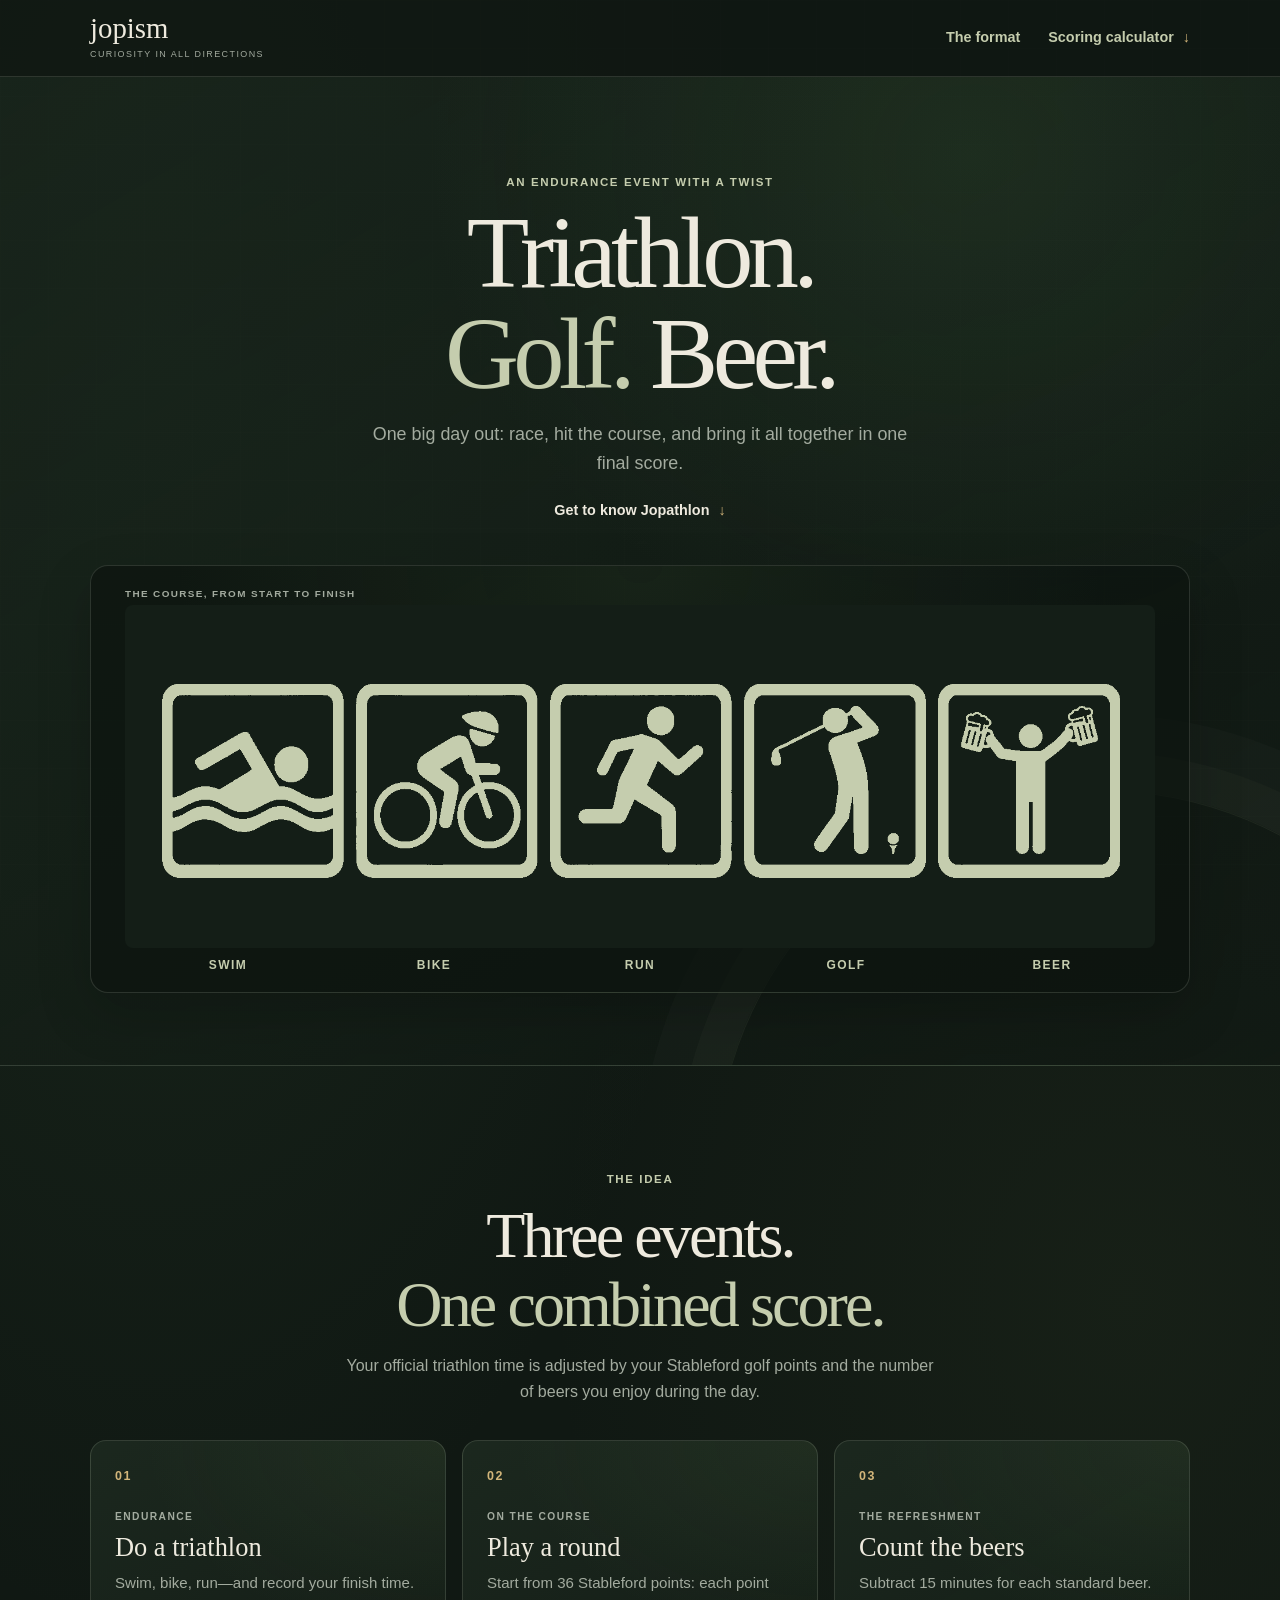
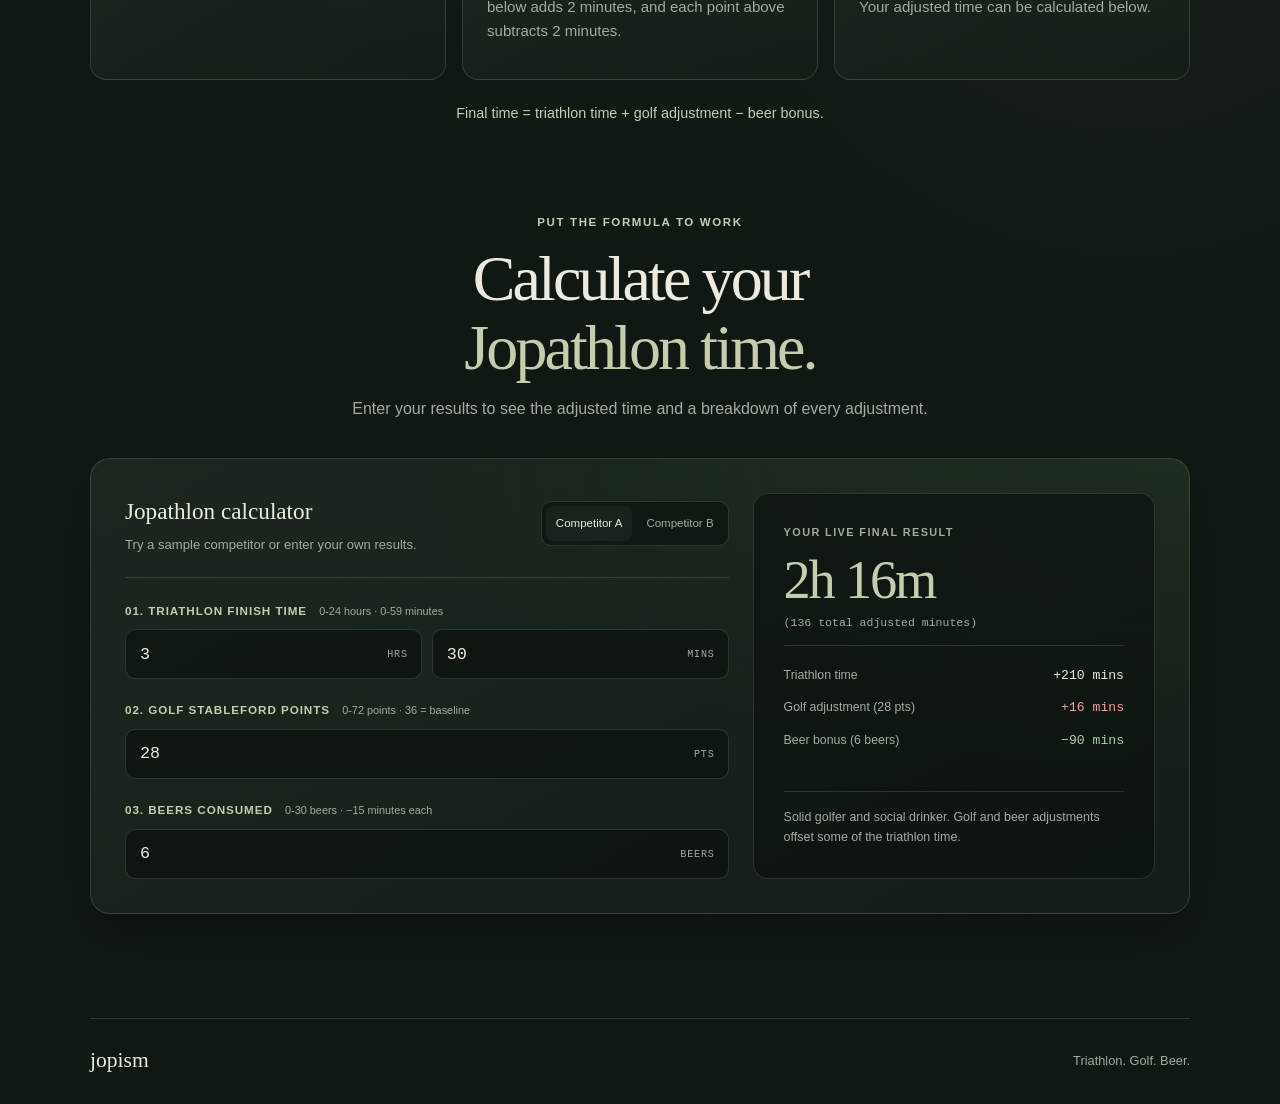
<file: index.html>
<!DOCTYPE html>
<html lang="en">
  <head>
    <meta charset="UTF-8" />
    <meta name="viewport" content="width=device-width, initial-scale=1.0" />
    <meta
      name="description"
      content="Jopathlon brings a triathlon, a round of golf, and beer together in one playful day of scoring."
    />
    <meta name="theme-color" content="#101813" />
    <link rel="canonical" href="https://jopathlon.jopism.com/" />
    <link rel="icon" href="triathlon.svg" type="image/svg+xml" />
    <link rel="stylesheet" href="styles.css" />
    <title>Jopathlon — Triathlon. Golf. Beer.</title>
  </head>
  <body>
    <a class="skip-link" href="#format">Skip to the format</a>

    <header class="site-header">
      <div class="header-inner">
        <a class="brand" href="https://jopism.com/" aria-label="Jopism home">
          <span class="brand-name">jopism</span>
          <span class="brand-byline">Curiosity in all directions</span>
        </a>
        <nav class="header-nav" aria-label="Page navigation">
          <a class="header-link" href="#format">The format</a>
          <a class="header-link" href="#calculator">Scoring calculator <span aria-hidden="true">↓</span></a>
        </nav>
      </div>
    </header>

    <main>
      <section class="hero" aria-labelledby="page-title">
        <div class="hero-inner">
          <div class="hero-copy">
            <p class="eyebrow">An endurance event with a twist</p>
            <h1 id="page-title">Triathlon.<br /><span>Golf.</span> Beer.</h1>
            <p class="hero-description">
              One big day out: race, hit the course, and bring it all together
              in one final score.
            </p>
            <a class="hero-link" href="#format">Get to know Jopathlon <span aria-hidden="true">↓</span></a>
          </div>

          <div class="activity-card">
            <p class="activity-card__eyebrow">The course, from start to finish</p>
            <img
              class="activity-illustration"
              src="activity-course-dark.png"
              alt="Five teal-framed pictograms show swimming, cycling, running, golf, and two people clinking beer mugs."
              width="1776"
              height="592"
            />
            <ol class="activity-labels" aria-hidden="true">
              <li>Swim</li>
              <li>Bike</li>
              <li>Run</li>
              <li>Golf</li>
              <li>Beer</li>
            </ol>
          </div>
        </div>
      </section>

      <section id="format" class="format-section" aria-labelledby="format-title">
        <div class="section-inner">
          <div class="section-heading">
            <p class="eyebrow">The idea</p>
            <h2 id="format-title">Three events.<br /><span>One combined score.</span></h2>
            <p>
              Your official triathlon time is adjusted by your Stableford golf
              points and the number of beers you enjoy during the day.
            </p>
          </div>

          <ol class="format-grid">
            <li class="format-card">
              <span class="format-card__number" aria-hidden="true">01</span>
              <p class="format-card__label">Endurance</p>
              <h3>Do a triathlon</h3>
              <p>Swim, bike, run—and record your finish time.</p>
            </li>
            <li class="format-card">
              <span class="format-card__number" aria-hidden="true">02</span>
              <p class="format-card__label">On the course</p>
              <h3>Play a round</h3>
              <p>Start from 36 Stableford points: each point below adds 2 minutes, and each point above subtracts 2 minutes.</p>
            </li>
            <li class="format-card">
              <span class="format-card__number" aria-hidden="true">03</span>
              <p class="format-card__label">The refreshment</p>
              <h3>Count the beers</h3>
              <p>Subtract 15 minutes for each standard beer. Your adjusted time can be calculated below.</p>
            </li>
          </ol>
          <p class="format-note">Final time = triathlon time + golf adjustment − beer bonus.</p>
        </div>
      </section>

      <section id="calculator" class="calculator-section" aria-labelledby="calculator-title">
        <div class="section-inner">
          <div class="section-heading">
            <p class="eyebrow">Put the formula to work</p>
            <h2 id="calculator-title">Calculate your<br /><span>Jopathlon time.</span></h2>
            <p>Enter your results to see the adjusted time and a breakdown of every adjustment.</p>
          </div>

          <div class="calculator">
            <form class="calculator-form" id="scoreForm">
              <div class="calculator-form__heading">
                <div>
                  <h3>Jopathlon calculator</h3>
                  <p>Try a sample competitor or enter your own results.</p>
                </div>
                <div class="preset-buttons" aria-label="Sample competitors">
                  <button class="preset-button" type="button" data-preset="A" aria-pressed="true">Competitor A</button>
                  <button class="preset-button" type="button" data-preset="B" aria-pressed="false">Competitor B</button>
                </div>
              </div>

              <div class="calculator-fields">
                <fieldset class="calculator-field">
                  <legend>01. Triathlon finish time <span class="field-hint">0-24 hours · 0-59 minutes</span></legend>
                  <div class="time-fields">
                    <label class="number-field">
                      <span class="visually-hidden">Triathlon hours</span>
                      <input id="triHours" name="triHours" type="number" min="0" max="24" step="1" value="3" required inputmode="numeric" />
                      <span aria-hidden="true">HRS</span>
                    </label>
                    <label class="number-field">
                      <span class="visually-hidden">Triathlon minutes</span>
                      <input id="triMins" name="triMins" type="number" min="0" max="59" step="1" value="30" required inputmode="numeric" />
                      <span aria-hidden="true">MINS</span>
                    </label>
                  </div>
                </fieldset>

                <label class="calculator-field" for="golfPoints">
                  <span>02. Golf Stableford points <span class="field-hint">0-72 points · 36 = baseline</span></span>
                  <span class="number-field">
                    <input id="golfPoints" name="golfPoints" type="number" min="0" max="72" step="1" value="28" required inputmode="numeric" />
                    <span aria-hidden="true">PTS</span>
                  </span>
                </label>

                <label class="calculator-field" for="beerCount">
                  <span>03. Beers consumed <span class="field-hint">0-30 beers · −15 minutes each</span></span>
                  <span class="number-field">
                    <input id="beerCount" name="beerCount" type="number" min="0" max="30" step="1" value="6" required inputmode="numeric" />
                    <span aria-hidden="true">BEERS</span>
                  </span>
                </label>
              </div>
              <p class="calculator-error" id="scoreError" role="alert" hidden>Use whole numbers within the limits shown.</p>
            </form>

            <section class="score-result" aria-labelledby="result-title">
              <div>
                <p class="score-result__eyebrow" id="result-title">Your live final result</p>
                <output class="score-result__time" id="finalTimeDisplay" for="triHours triMins golfPoints beerCount" aria-live="polite">2h 16m</output>
                <p class="score-result__total" id="totalMinutesDisplay">(136 total adjusted minutes)</p>

                <dl class="score-breakdown">
                  <div>
                    <dt>Triathlon time</dt>
                    <dd id="triBaseBreakdown">+210 mins</dd>
                  </div>
                  <div>
                    <dt id="golfLabel">Golf adjustment (28 pts)</dt>
                    <dd id="golfBreakdown" class="is-penalty">+16 mins</dd>
                  </div>
                  <div>
                    <dt id="beerLabel">Beer bonus (6 beers)</dt>
                    <dd id="beerBreakdown" class="is-bonus">−90 mins</dd>
                  </div>
                </dl>
              </div>
              <p class="competitor-note" id="profileDescription">Solid golfer and social drinker. Golf and beer adjustments offset some of the triathlon time.</p>
            </section>
          </div>
        </div>
      </section>
    </main>

    <footer class="site-footer">
      <a class="footer-brand" href="https://jopism.com/">jopism</a>
      <span>Triathlon. Golf. Beer.</span>
    </footer>
    <script src="scoring.js" defer></script>
  </body>
  </html>
</file>
<file: styles.css>
:root {
  color-scheme: dark;
  font-family: Arial, Helvetica, sans-serif;
  font-synthesis: none;
  text-rendering: optimizeLegibility;
  -webkit-font-smoothing: antialiased;
  -moz-osx-font-smoothing: grayscale;
  --bg: #101813;
  --bg-soft: #151f18;
  --panel: #18231b;
  --text: #eeeade;
  --muted: #a3ab9f;
  --sage: #c5cdae;
  --accent: #d2b57a;
  --border: rgba(226, 231, 210, 0.14);
}

* {
  box-sizing: border-box;
}

html {
  min-width: 320px;
  scroll-behavior: smooth;
  scroll-padding-top: 90px;
}

body {
  isolation: isolate;
  margin: 0;
  background:
    radial-gradient(ellipse at 12% 14%, rgba(65, 103, 64, 0.18), transparent 38rem),
    radial-gradient(ellipse at 88% 48%, rgba(85, 100, 56, 0.1), transparent 36rem),
    var(--bg);
  color: var(--text);
  line-height: 1.6;
}

body::before {
  position: fixed;
  z-index: -1;
  inset: 0;
  background-image:
    linear-gradient(rgba(196, 205, 174, 0.025) 1px, transparent 1px),
    linear-gradient(90deg, rgba(196, 205, 174, 0.025) 1px, transparent 1px);
  background-size: 48px 48px;
  content: "";
  pointer-events: none;
}

a {
  color: inherit;
}

a:focus-visible {
  outline: 3px solid var(--accent);
  outline-offset: 4px;
}

.skip-link {
  position: fixed;
  z-index: 20;
  top: 12px;
  left: 12px;
  padding: 10px 14px;
  transform: translateY(-160%);
  border-radius: 8px;
  background: var(--accent);
  color: #172018;
  font-weight: 700;
}

.skip-link:focus {
  transform: translateY(0);
}

.site-header {
  position: relative;
  z-index: 2;
  border-bottom: 1px solid var(--border);
  background: rgba(16, 24, 19, 0.82);
}

.header-inner,
.hero-inner,
.section-inner,
.site-footer {
  width: min(1100px, calc(100% - 40px));
  margin: 0 auto;
}

.header-inner {
  display: flex;
  min-height: 76px;
  align-items: center;
  justify-content: space-between;
  gap: 20px;
}

.header-nav {
  display: flex;
  align-items: center;
  gap: clamp(14px, 3vw, 28px);
}

.brand {
  display: inline-flex;
  flex-direction: column;
  text-decoration: none;
}

.brand-name,
.footer-brand {
  font-family: Georgia, "Times New Roman", serif;
  font-size: 1.8rem;
  line-height: 1;
}

.brand-byline {
  margin-top: 4px;
  color: var(--muted);
  font-size: 0.56rem;
  letter-spacing: 0.16em;
  text-transform: uppercase;
}

.header-link {
  color: var(--sage);
  font-size: 0.9rem;
  font-weight: 700;
  text-decoration: none;
}

.header-link span,
.hero-link span {
  padding-left: 5px;
  color: var(--accent);
}

.hero {
  position: relative;
  overflow: hidden;
  padding: clamp(56px, 8vw, 96px) 0 72px;
  border-bottom: 1px solid var(--border);
  background:
    radial-gradient(ellipse at 76% 8%, rgba(71, 112, 68, 0.18), transparent 34rem),
    linear-gradient(150deg, rgba(25, 37, 28, 0.78), rgba(16, 24, 19, 0.55));
}

.hero::after {
  position: absolute;
  right: -16%;
  bottom: -50%;
  width: 48rem;
  aspect-ratio: 1;
  border: 1px solid rgba(196, 205, 174, 0.07);
  border-radius: 50%;
  box-shadow: 0 0 0 38px rgba(196, 205, 174, 0.025), 0 0 0 76px rgba(196, 205, 174, 0.02);
  content: "";
  pointer-events: none;
}

.hero-inner {
  position: relative;
  z-index: 1;
}

.hero-copy {
  max-width: 760px;
  margin: 0 auto 42px;
  text-align: center;
}

.eyebrow,
.activity-card__eyebrow,
.format-card__label {
  color: var(--sage);
  font-size: 0.72rem;
  font-weight: 700;
  letter-spacing: 0.14em;
  text-transform: uppercase;
}

.eyebrow {
  margin: 0 0 12px;
}

h1,
h2,
h3,
p {
  margin-top: 0;
}

h1,
h2,
.format-card h3 {
  font-family: Georgia, "Times New Roman", serif;
  font-weight: 400;
}

h1 {
  margin-bottom: 16px;
  font-size: clamp(3.1rem, 8vw, 6.5rem);
  letter-spacing: -0.055em;
  line-height: 0.98;
}

h1 span,
.section-heading h2 span {
  color: var(--sage);
}

.hero-description {
  max-width: 560px;
  margin: 0 auto;
  color: var(--muted);
  font-size: clamp(1rem, 2vw, 1.12rem);
}

.hero-link {
  display: inline-block;
  margin-top: 22px;
  color: var(--text);
  font-size: 0.9rem;
  font-weight: 700;
  text-decoration: none;
}

.hero-link:hover,
.header-link:hover,
.footer-brand:hover {
  color: var(--accent);
}

.activity-card {
  overflow: hidden;
  padding: 20px clamp(14px, 3vw, 34px) 17px;
  border: 1px solid var(--border);
  border-radius: 18px;
  background:
    radial-gradient(ellipse at 50% 0%, rgba(94, 126, 76, 0.12), transparent 60%),
    rgba(13, 20, 16, 0.68);
  box-shadow: 0 20px 54px rgba(0, 0, 0, 0.2);
}

.activity-card__eyebrow {
  margin: 0;
  color: var(--muted);
  font-size: 0.62rem;
}

.activity-illustration {
  display: block;
  width: 100%;
  height: auto;
  margin: 3px auto 0;
  border-radius: 8px;
  background: #fff;
}

.activity-labels {
  display: flex;
  justify-content: center;
  gap: 0;
  margin: 8px 0 0;
  padding: 0;
  color: var(--sage);
  font-size: 0.75rem;
  font-weight: 700;
  letter-spacing: 0.12em;
  list-style: none;
  text-align: center;
  text-transform: uppercase;
}

.activity-labels li {
  flex: 1;
}

.format-section {
  padding: clamp(64px, 9vw, 104px) 0 88px;
}

.section-heading {
  max-width: 670px;
  margin: 0 auto 36px;
  text-align: center;
}

.section-heading h2 {
  margin: 0 0 14px;
  font-size: clamp(2.4rem, 5.5vw, 4rem);
  letter-spacing: -0.045em;
  line-height: 1.08;
}

.section-heading > p:last-child {
  max-width: 590px;
  margin: 0 auto;
  color: var(--muted);
}

.format-grid {
  display: grid;
  grid-template-columns: repeat(3, minmax(0, 1fr));
  gap: 16px;
  margin: 0;
  padding: 0;
  list-style: none;
}

.format-card {
  position: relative;
  min-height: 240px;
  padding: 26px 24px;
  overflow: hidden;
  border: 1px solid var(--border);
  border-radius: 16px;
  background:
    radial-gradient(ellipse at 100% 0%, rgba(101, 132, 79, 0.11), transparent 60%),
    linear-gradient(150deg, rgba(28, 41, 31, 0.94), rgba(20, 30, 23, 0.92));
  transition: border-color 180ms ease, transform 180ms ease;
}

.format-card:hover {
  transform: translateY(-3px);
  border-color: rgba(210, 181, 122, 0.48);
}

.format-card__number {
  display: block;
  margin-bottom: 22px;
  color: var(--accent);
  font-size: 0.78rem;
  font-weight: 700;
  letter-spacing: 0.12em;
}

.format-card__label {
  margin-bottom: 6px;
  color: var(--muted);
  font-size: 0.64rem;
}

.format-card h3 {
  margin-bottom: 8px;
  font-size: 1.65rem;
  line-height: 1.2;
}

.format-card > p:last-child {
  margin-bottom: 0;
  color: var(--muted);
  font-size: 0.94rem;
}

.format-note {
  margin: 22px 0 0;
  color: var(--sage);
  font-size: 0.9rem;
  text-align: center;
}

.calculator-section {
  padding: 0 0 clamp(72px, 9vw, 104px);
}

.calculator {
  display: grid;
  grid-template-columns: minmax(0, 1.2fr) minmax(280px, 0.8fr);
  gap: 24px;
  padding: clamp(18px, 4vw, 34px);
  border: 1px solid var(--border);
  border-radius: 20px;
  background:
    radial-gradient(ellipse at 100% 0%, rgba(101, 132, 79, 0.1), transparent 50%),
    linear-gradient(150deg, rgba(28, 41, 31, 0.94), rgba(20, 30, 23, 0.92));
  box-shadow: 0 20px 54px rgba(0, 0, 0, 0.18);
}

.calculator-form__heading {
  display: flex;
  align-items: center;
  justify-content: space-between;
  gap: 20px;
  padding-bottom: 22px;
  border-bottom: 1px solid var(--border);
}

.calculator-form__heading h3 {
  margin: 0 0 4px;
  font-family: Georgia, "Times New Roman", serif;
  font-size: 1.45rem;
  font-weight: 400;
}

.calculator-form__heading p {
  margin: 0;
  color: var(--muted);
  font-size: 0.82rem;
}

.preset-buttons {
  display: flex;
  flex-shrink: 0;
  gap: 4px;
  padding: 4px;
  border: 1px solid var(--border);
  border-radius: 10px;
  background: rgba(13, 20, 16, 0.72);
}

.preset-button {
  padding: 8px 10px;
  border: 0;
  border-radius: 7px;
  background: transparent;
  color: var(--muted);
  font: inherit;
  font-size: 0.72rem;
  cursor: pointer;
}

.preset-button:hover,
.preset-button[aria-pressed="true"] {
  background: var(--panel);
  color: var(--text);
}

.preset-button:focus-visible,
.number-field input:focus-visible {
  outline: 3px solid var(--accent);
  outline-offset: 3px;
}

.calculator-fields {
  display: grid;
  gap: 22px;
  padding-top: 24px;
}

.calculator-field {
  display: grid;
  gap: 9px;
  min-width: 0;
  margin: 0;
  padding: 0;
  border: 0;
  color: var(--sage);
  font-size: 0.73rem;
  font-weight: 700;
  letter-spacing: 0.08em;
  text-transform: uppercase;
}

.calculator-field legend {
  margin-bottom: 9px;
  padding: 0;
}

.field-hint {
  margin-left: 8px;
  color: var(--muted);
  font-size: 0.68rem;
  font-weight: 400;
  letter-spacing: 0;
  text-transform: none;
}

.time-fields {
  display: grid;
  grid-template-columns: repeat(2, minmax(0, 1fr));
  gap: 10px;
}

.number-field {
  position: relative;
  display: block;
}

.number-field input {
  width: 100%;
  min-height: 50px;
  padding: 10px 68px 10px 14px;
  border: 1px solid var(--border);
  border-radius: 10px;
  background: rgba(13, 20, 16, 0.78);
  color: var(--text);
  font: 1.05rem/1.4 "Courier New", monospace;
  letter-spacing: normal;
}

.number-field input:focus {
  border-color: var(--accent);
}

.number-field > span:last-child {
  position: absolute;
  top: 50%;
  right: 14px;
  transform: translateY(-50%);
  color: var(--muted);
  font: 0.63rem "Courier New", monospace;
  letter-spacing: 0.08em;
  pointer-events: none;
}

.calculator-error {
  margin: 16px 0 0;
  color: #f0a29a;
  font-size: 0.82rem;
}

.score-result {
  display: flex;
  min-width: 0;
  flex-direction: column;
  justify-content: space-between;
  padding: clamp(20px, 3vw, 30px);
  border: 1px solid var(--border);
  border-radius: 15px;
  background: rgba(13, 20, 16, 0.74);
}

.score-result__eyebrow {
  margin: 0 0 4px;
  color: var(--muted);
  font-size: 0.68rem;
  font-weight: 700;
  letter-spacing: 0.13em;
  text-transform: uppercase;
}

.score-result__time {
  display: block;
  padding: 4px 0;
  color: var(--sage);
  font-family: Georgia, "Times New Roman", serif;
  font-size: clamp(2.5rem, 5vw, 3.4rem);
  letter-spacing: -0.04em;
  line-height: 1.15;
}

.score-result__total {
  margin: 0;
  padding-bottom: 16px;
  border-bottom: 1px solid var(--border);
  color: var(--muted);
  font: 0.72rem "Courier New", monospace;
}

.score-breakdown {
  display: grid;
  gap: 13px;
  margin: 20px 0 0;
}

.score-breakdown > div {
  display: flex;
  align-items: baseline;
  justify-content: space-between;
  gap: 14px;
}

.score-breakdown dt {
  color: var(--muted);
  font-size: 0.77rem;
}

.score-breakdown dd {
  margin: 0;
  color: var(--text);
  font: 0.82rem "Courier New", monospace;
  text-align: right;
  white-space: nowrap;
}

.score-breakdown dd.is-penalty {
  color: #f0a29a;
}

.score-breakdown dd.is-bonus {
  color: #a9d1a2;
}

.competitor-note {
  margin: 24px 0 0;
  padding-top: 16px;
  border-top: 1px solid var(--border);
  color: var(--muted);
  font-size: 0.78rem;
}

.visually-hidden {
  position: absolute;
  width: 1px;
  height: 1px;
  overflow: hidden;
  clip: rect(0, 0, 0, 0);
  white-space: nowrap;
  clip-path: inset(50%);
}

.site-footer {
  display: flex;
  min-height: 86px;
  align-items: center;
  justify-content: space-between;
  gap: 18px;
  border-top: 1px solid var(--border);
  color: var(--muted);
  font-size: 0.8rem;
}

.footer-brand {
  color: var(--text);
  font-size: 1.35rem;
  text-decoration: none;
}

@media (max-width: 700px) {
  .hero {
    padding-top: 58px;
  }

  .hero-copy {
    margin-bottom: 32px;
  }

  .activity-card {
    padding-inline: 10px;
  }

  .activity-card__eyebrow {
    padding-inline: 8px;
  }

  .activity-labels {
    font-size: 0.68rem;
  }

  .format-grid {
    grid-template-columns: 1fr;
  }

  .calculator {
    grid-template-columns: 1fr;
  }

  .format-card {
    min-height: 0;
  }

  .format-card__number {
    margin-bottom: 12px;
  }
}

@media (max-width: 420px) {
  .header-inner,
  .hero-inner,
  .section-inner,
  .site-footer {
    width: min(100% - 28px, 1100px);
  }

  .brand-name {
    font-size: 1.55rem;
  }

  .brand-byline {
    font-size: 0.49rem;
  }

  .header-link {
    font-size: 0.82rem;
  }

  .header-nav {
    gap: 12px;
  }

  .header-nav .header-link:first-child {
    display: none;
  }

  .calculator-form__heading {
    align-items: flex-start;
    flex-direction: column;
  }
}

@media (prefers-reduced-motion: reduce) {
  html {
    scroll-behavior: auto;
  }

  *,
  *::before,
  *::after {
    transition-duration: 0.01ms !important;
  }
}
</file>
